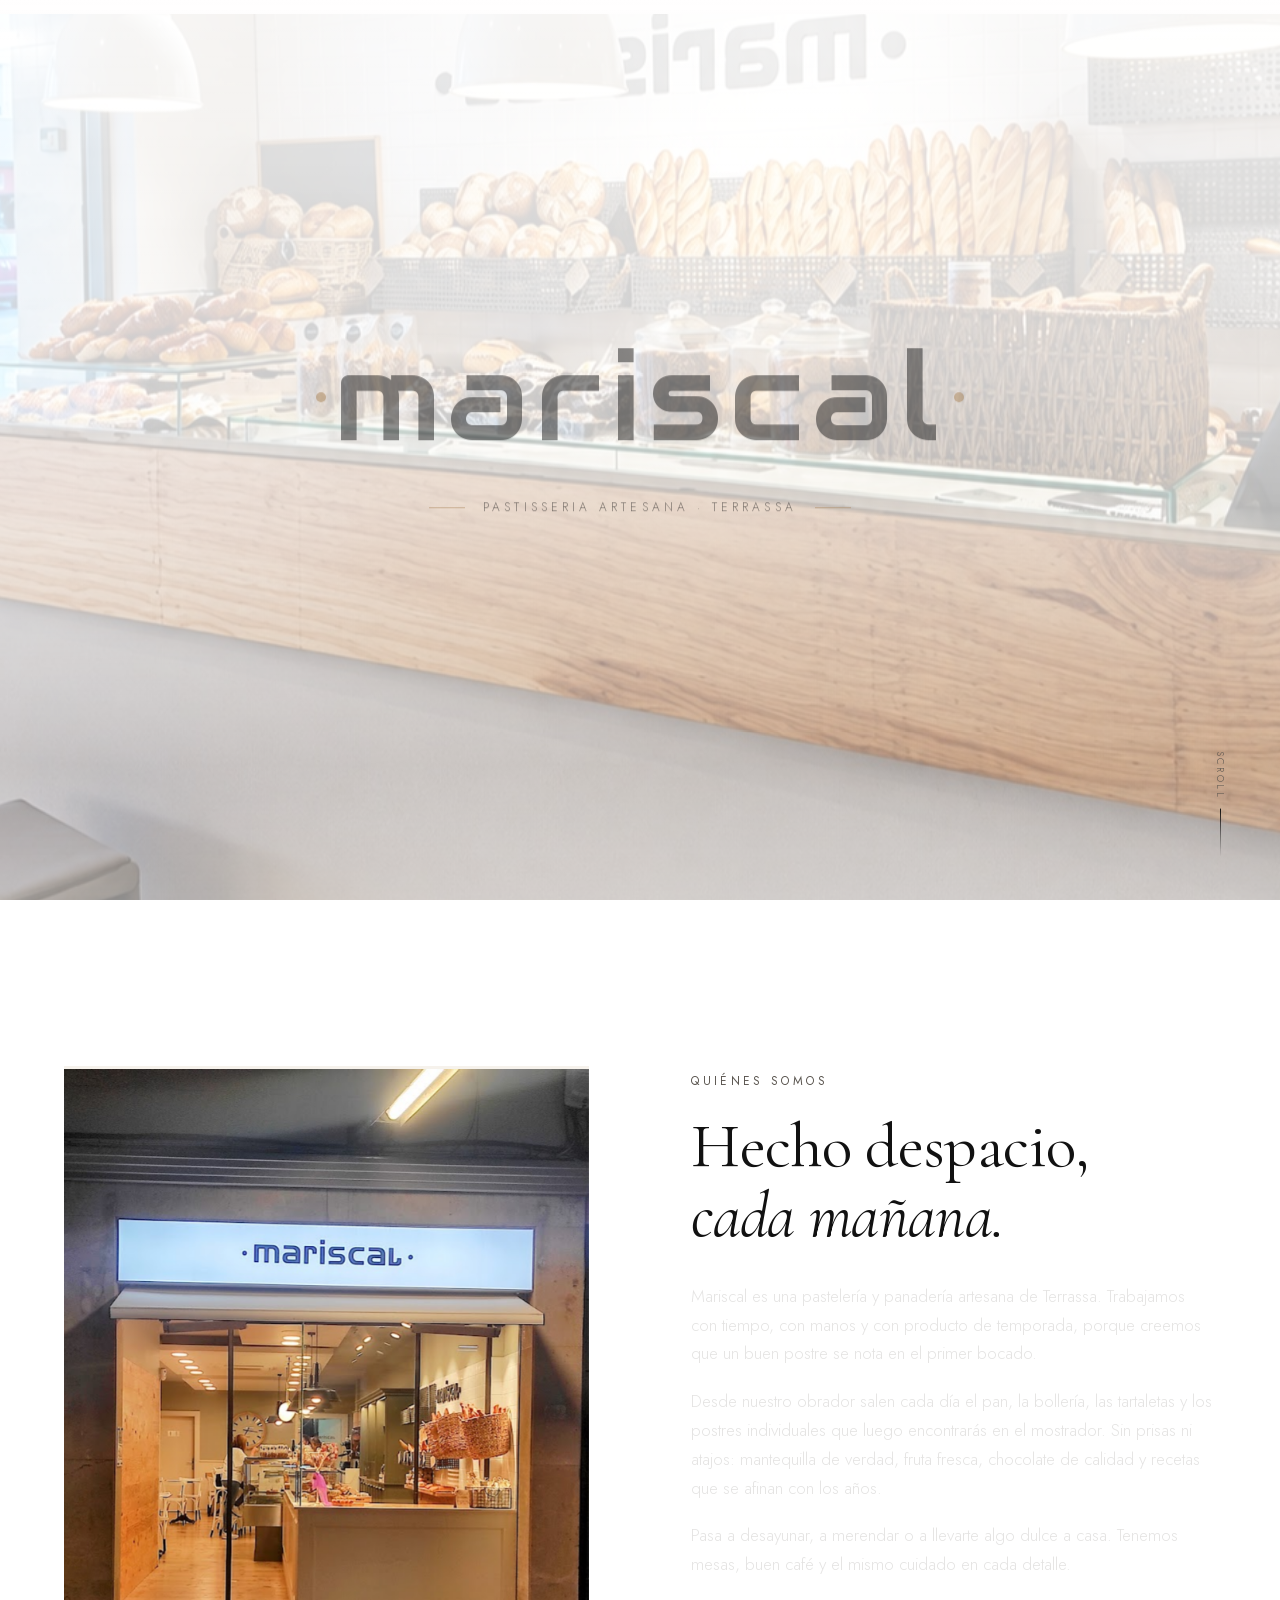
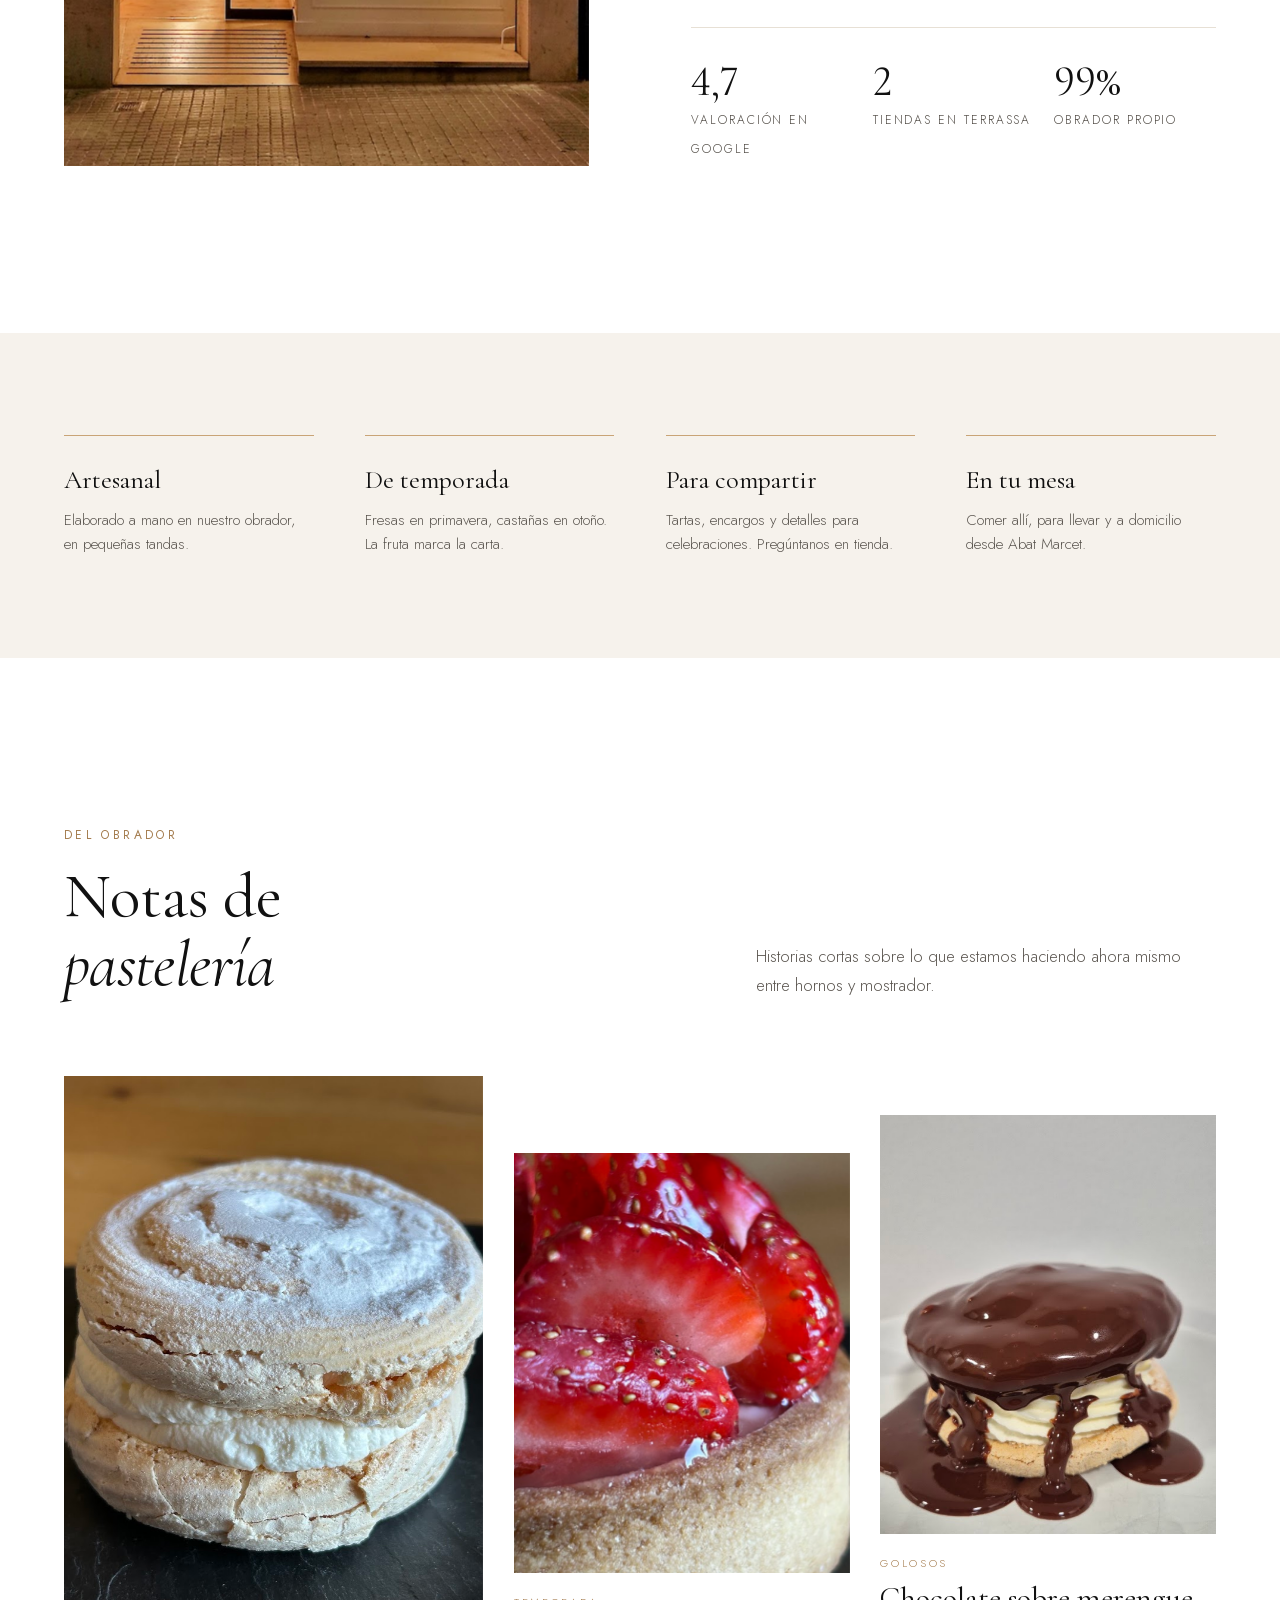
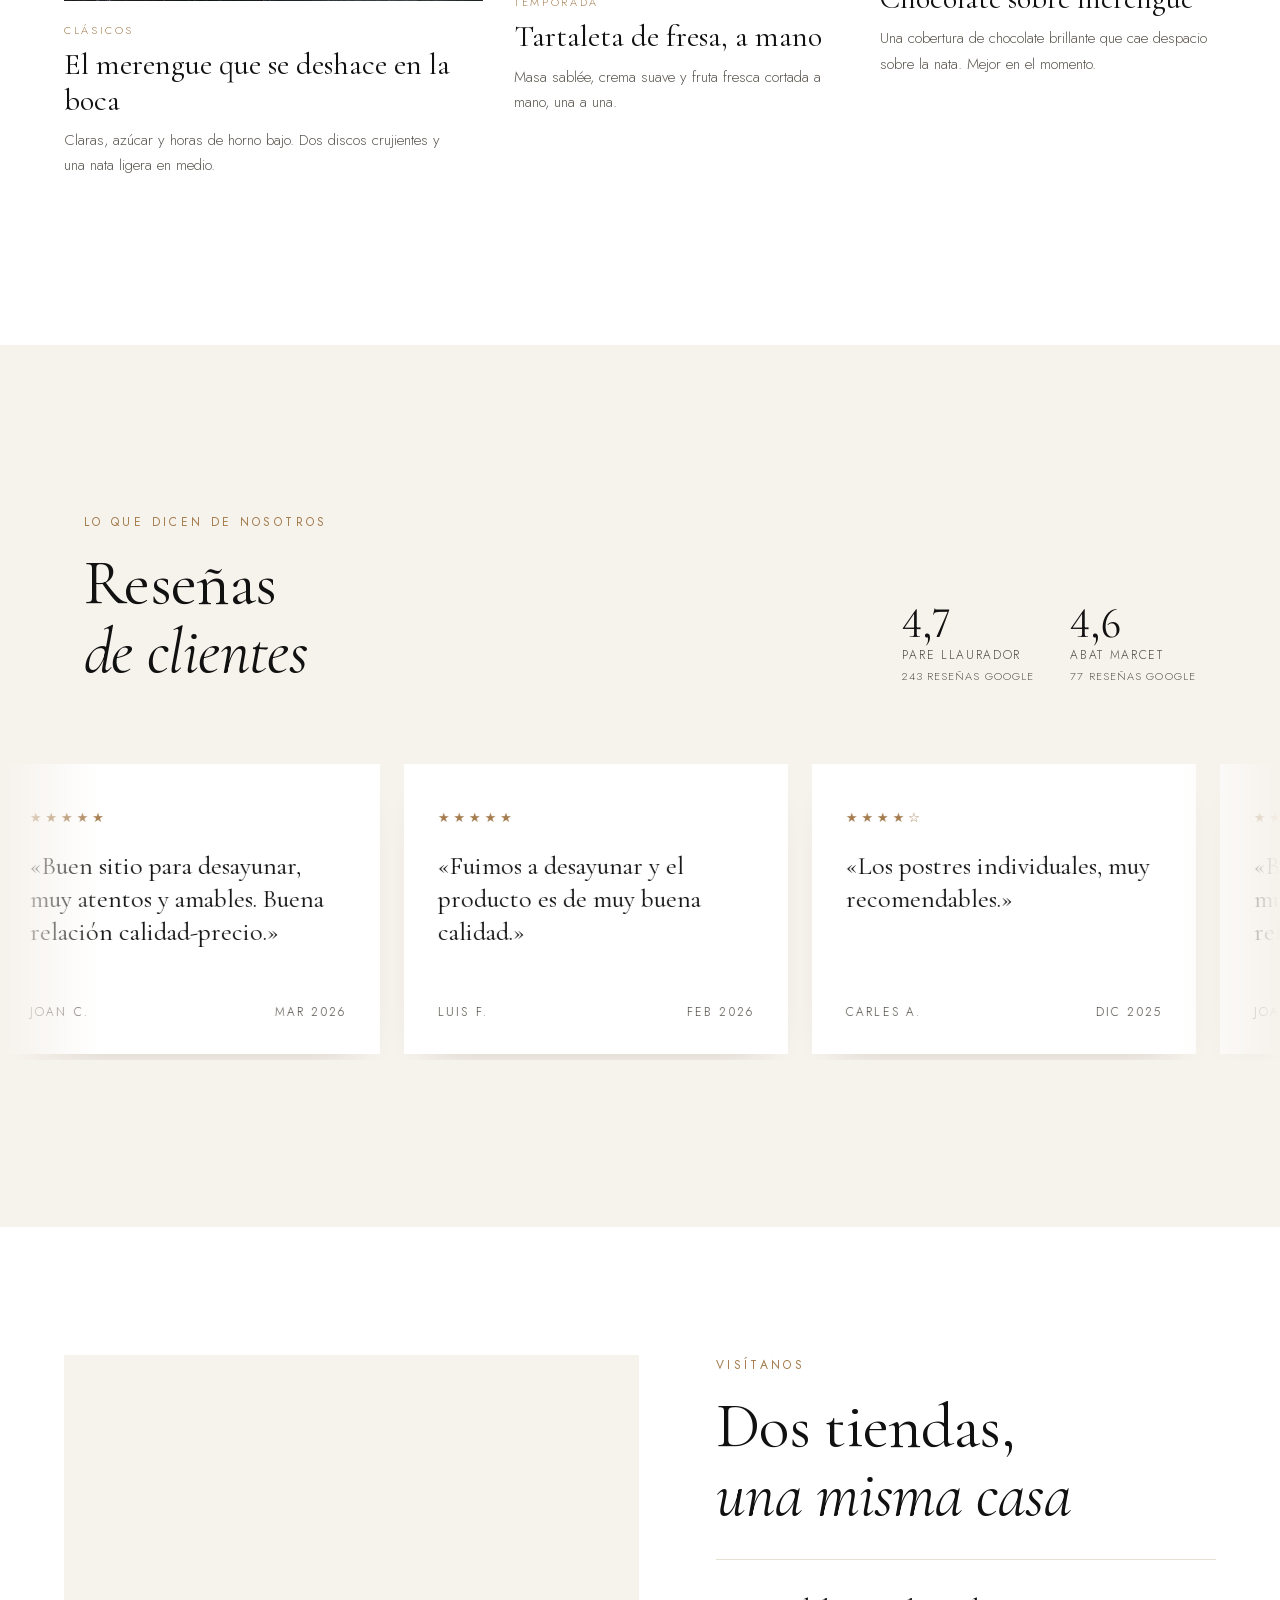
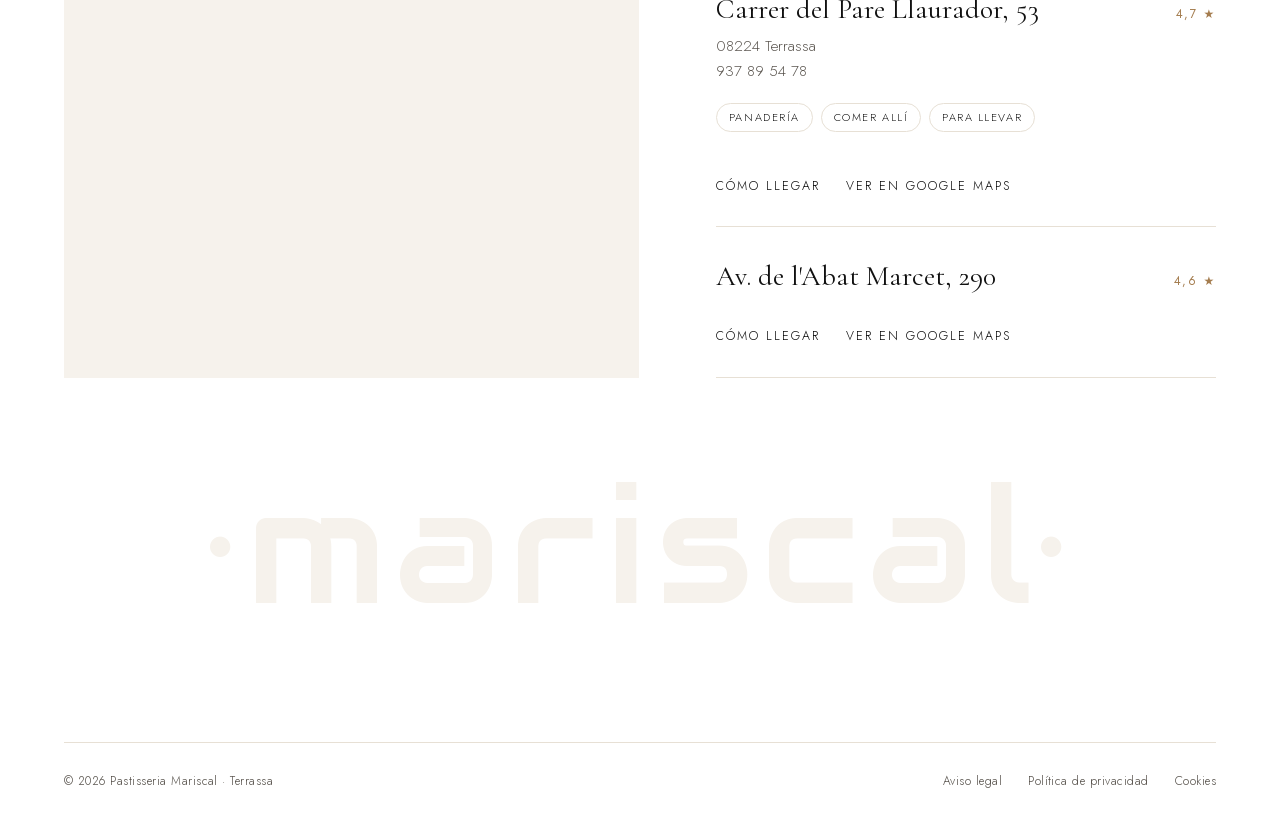
<file: index.html>
<!doctype html>
<html lang="es">
<head>
<meta charset="utf-8">
<meta name="viewport" content="width=device-width,initial-scale=1,viewport-fit=cover">
<title>Mariscal · Pastisseria artesana en Terrassa</title>
<meta name="description" content="Pastisseria Mariscal: pastelería y panadería artesana en Terrassa. Postres individuales, tartaletas, merengues y obrador propio. Dos tiendas, Pare Llaurador y Abat Marcet.">
<meta name="theme-color" content="#ffffff">
<link rel="preload" href="assets/img/hero.jpg" as="image">
<link rel="preload" href="assets/fonts/Jost-normal-400.woff2" as="font" type="font/woff2" crossorigin>
<link rel="stylesheet" href="assets/fonts/fonts.css">
<link rel="stylesheet" href="assets/style.css">
<script type="application/ld+json">
{"@context":"https://schema.org","@type":"Bakery","name":"Pastisseria Mariscal","telephone":"+34937895478","address":{"@type":"PostalAddress","streetAddress":"Carrer del Pare Llaurador, 53","addressLocality":"Terrassa","addressCountry":"ES"},"aggregateRating":{"@type":"AggregateRating","ratingValue":"4.7","reviewCount":"243"},"priceRange":"€"}
</script>
</head>
<body>

<header class="nav hide scrolled" id="top">
  <nav class="pill" aria-label="Principal">
    <a class="mark" href="#top" aria-label="Mariscal, inicio">·mariscal·</a>
    <ul>
      <li><a href="#conocenos">Conócenos</a></li>
      <li><a href="#blog">Obrador</a></li>
      <li><a href="#resenas">Reseñas</a></li>
      <li><a href="#visitanos">Visítanos</a></li>
    </ul>
    <button class="burger" aria-label="Abrir menú" aria-expanded="false" aria-controls="menu"><span></span><span></span><span></span></button>
  </nav>
</header>

<div class="menu" id="menu" aria-hidden="true">
  <ul>
    <li><a href="#conocenos"><small>01</small>Conócenos</a></li>
    <li><a href="#blog"><small>02</small>Obrador</a></li>
    <li><a href="#resenas"><small>03</small>Reseñas</a></li>
    <li><a href="#visitanos"><small>04</small>Visítanos</a></li>
  </ul>
  <p class="menu-foot"><a href="tel:+34937895478">937 89 54 78</a><span>Terrassa</span></p>
</div>

<main>
<!-- HERO -->
<section class="hero" aria-label="Mariscal">
  <div class="hero-bg">
    <img src="assets/img/hero.jpg" width="942" height="1669" alt="Interior de la pastelería Mariscal: mostrador de madera con panes, baguettes y bollería artesana" fetchpriority="high" decoding="async">
  </div>
  <div class="hero-shade" aria-hidden="true"></div>
  <div class="hero-fade" aria-hidden="true"></div>
  <div class="hero-copy">
    <h1 class="wordmark" aria-label="mariscal">
      <span class="dot" aria-hidden="true"></span>
      <span aria-hidden="true" style="display:flex"><span class="l" style="--i:0">m</span><span class="l" style="--i:1">a</span><span class="l" style="--i:2">r</span><span class="l" style="--i:3">i</span><span class="l" style="--i:4">s</span><span class="l" style="--i:5">c</span><span class="l" style="--i:6">a</span><span class="l" style="--i:7">l</span></span>
      <span class="dot" aria-hidden="true"></span>
    </h1>
    <p class="hero-sub"><i></i><span>Pastisseria artesana · Terrassa</span><i></i></p>
  </div>
  <div class="scroll-cue" aria-hidden="true"><span>Scroll</span><i></i></div>
</section>


<!-- ABOUT -->
<section id="conocenos">
  <div class="wrap about">
    <div class="photo img-mask"><img src="assets/img/fachada.jpg" alt="Fachada de la pastelería Mariscal en el Carrer del Pare Llaurador, con el escaparate iluminado" loading="lazy"></div>
    <div>
      <p class="eyebrow rv">Quiénes somos</p>
      <h2 class="rv" style="--d:.1s">Hecho despacio,<br><em>cada mañana.</em></h2>
      <p class="lede scrub rv" style="--d:.2s">Mariscal es una pastelería y panadería artesana de Terrassa. Trabajamos con tiempo, con manos y con producto de temporada, porque creemos que un buen postre se nota en el primer bocado.</p>
      <p class="scrub rv" style="--d:.28s">Desde nuestro obrador salen cada día el pan, la bollería, las tartaletas y los postres individuales que luego encontrarás en el mostrador. Sin prisas ni atajos: mantequilla de verdad, fruta fresca, chocolate de calidad y recetas que se afinan con los años.</p>
      <p class="scrub rv" style="--d:.34s">Pasa a desayunar, a merendar o a llevarte algo dulce a casa. Tenemos mesas, buen café y el mismo cuidado en cada detalle.</p>
      <div class="facts rv" style="--d:.4s">
        <div><b data-count="4.7" data-dec="1">4,7</b><span>Valoración en Google</span></div>
        <div><b data-count="2">2</b><span>Tiendas en Terrassa</span></div>
        <div><b data-count="100" data-suffix="%">100%</b><span>Obrador propio</span></div>
      </div>
    </div>
  </div>
</section>

<!-- VALUES -->
<section class="values" aria-label="Nuestra forma de trabajar">
  <div class="wrap">
    <ul>
      <li class="rv"><h3>Artesanal</h3><p>Elaborado a mano en nuestro obrador, en pequeñas tandas.</p></li>
      <li class="rv" style="--d:.1s"><h3>De temporada</h3><p>Fresas en primavera, castañas en otoño. La fruta marca la carta.</p></li>
      <li class="rv" style="--d:.2s"><h3>Para compartir</h3><p>Tartas, encargos y detalles para celebraciones. Pregúntanos en tienda.</p></li>
      <li class="rv" style="--d:.3s"><h3>En tu mesa</h3><p>Comer allí, para llevar y a domicilio desde Abat Marcet.</p></li>
    </ul>
  </div>
</section>

<!-- BLOG -->
<section id="blog">
  <div class="wrap">
    <div class="blog-head">
      <div>
        <p class="eyebrow rv">Del obrador</p>
        <h2 class="rv" style="--d:.1s">Notas de<br><em>pastelería</em></h2>
      </div>
      <p class="lede rv" style="--d:.2s">Historias cortas sobre lo que estamos haciendo ahora mismo entre hornos y mostrador.</p>
    </div>
    <div class="posts">
      <article class="post rv">
        <div class="img-mask"><img src="assets/img/merengue.jpg" alt="Merengue relleno de nata montada y espolvoreado con azúcar glas, sobre pizarra" loading="lazy"></div>
        <div class="meta"><span>Clásicos</span></div>
        <h3>El merengue que se deshace en la boca</h3>
        <p>Claras, azúcar y horas de horno bajo. Dos discos crujientes y una nata ligera en medio.</p>
      </article>
      <article class="post rv" style="--d:.12s">
        <div class="img-mask"><img src="assets/img/fresa.jpg" alt="Primer plano de una tartaleta de fresas frescas sobre base de masa sablée" loading="lazy"></div>
        <div class="meta"><span>Temporada</span></div>
        <h3>Tartaleta de fresa, a mano</h3>
        <p>Masa sablée, crema suave y fruta fresca cortada a mano, una a una.</p>
      </article>
      <article class="post rv" style="--d:.24s">
        <div class="img-mask"><img src="assets/img/merengue-chocolate.jpg" alt="Merengue con nata cubierto de chocolate caliente que resbala por los lados" loading="lazy"></div>
        <div class="meta"><span>Golosos</span></div>
        <h3>Chocolate sobre merengue</h3>
        <p>Una cobertura de chocolate brillante que cae despacio sobre la nata. Mejor en el momento.</p>
      </article>
    </div>
    <div class="prog" aria-hidden="true"><i></i></div>
  </div>
</section>

<!-- REVIEWS -->
<section class="reviews" id="resenas">
  <div class="head">
    <div>
      <p class="eyebrow rv">Lo que dicen de nosotros</p>
      <h2 class="rv" style="--d:.1s">Reseñas<br><em>de clientes</em></h2>
    </div>
    <div class="score rv" style="--d:.2s">
      <div><b>4,7</b>Pare Llaurador<br><small>243 reseñas Google</small></div>
      <div><b>4,6</b>Abat Marcet<br><small>77 reseñas Google</small></div>
    </div>
  </div>
  <div class="rail" aria-label="Reseñas de clientes">
    <div class="track">
      <article class="card"><div><span class="stars" aria-label="5 de 5">★★★★★</span><q>Buen sitio para desayunar, muy atentos y amables. Buena relación calidad-precio.</q></div><footer><span>Joan C.</span><span>Mar 2026</span></footer></article>
      <article class="card"><div><span class="stars" aria-label="5 de 5">★★★★★</span><q>Fuimos a desayunar y el producto es de muy buena calidad.</q></div><footer><span>Luis F.</span><span>Feb 2026</span></footer></article>
      <article class="card"><div><span class="stars" aria-label="4 de 5">★★★★☆</span><q>Los postres individuales, muy recomendables.</q></div><footer><span>Carles A.</span><span>Dic 2025</span></footer></article>
    </div>
  </div>
</section>
</main>

<!-- FOOTER -->
<footer class="site" id="visitanos">
  <div class="wrap">
    <div class="visit">
      <div class="map rv" role="region" aria-label="Mapa de nuestras tiendas">
        <iframe title="Mapa: Carrer del Pare Llaurador, 53, Terrassa" loading="lazy" referrerpolicy="no-referrer-when-downgrade"
          data-src="https://www.google.com/maps?q=Carrer+del+Pare+Llaurador%2C+53%2C+08224+Terrassa%2C+Barcelona&amp;output=embed"></iframe>
        <iframe title="Mapa: Av. de l'Abat Marcet, 290, Terrassa" loading="lazy" referrerpolicy="no-referrer-when-downgrade"
          data-src="https://www.google.com/maps?q=Av.+de+l%27Abat+Marcet%2C+290%2C+08226+Terrassa%2C+Barcelona&amp;output=embed"></iframe>
      </div>
      <div>
        <p class="eyebrow rv">Visítanos</p>
        <h2 class="rv" style="--d:.1s">Dos tiendas,<br><em>una misma casa</em></h2>
        <ul class="shops rv" style="--d:.2s">
          <li class="shop on">
            <button aria-expanded="true">
              <h3>Carrer del Pare Llaurador, 53 <small>4,7 ★</small></h3>
              <div class="more"><div>
                <address>08224 Terrassa<br><a href="tel:+34937895478">937 89 54 78</a></address>
                <div class="tags"><span>Panadería</span><span>Comer allí</span><span>Para llevar</span></div>
              </div></div>
            </button>
            <div class="links">
              <a class="link" target="_blank" rel="noopener" href="https://www.google.com/maps/dir/?api=1&destination=Pastisseria+Mariscal+Carrer+del+Pare+Llaurador+53+Terrassa">Cómo llegar</a>
              <a class="link" target="_blank" rel="noopener" href="https://www.google.com/maps/search/?api=1&query=Pastisseria+Mariscal+Carrer+del+Pare+Llaurador+53+Terrassa">Ver en Google Maps</a>
            </div>
          </li>
          <li class="shop">
            <button aria-expanded="false">
              <h3>Av. de l'Abat Marcet, 290 <small>4,6 ★</small></h3>
              <div class="more"><div>
                <address>08226 Terrassa<br><a href="tel:+34931877059">931 87 70 59</a></address>
                <div class="tags"><span>Pastelería</span><span>A domicilio</span></div>
              </div></div>
            </button>
            <div class="links">
              <a class="link" target="_blank" rel="noopener" href="https://www.google.com/maps/dir/?api=1&destination=Mariscal+pastisseria+Av.+de+l%27Abat+Marcet+290+Terrassa">Cómo llegar</a>
              <a class="link" target="_blank" rel="noopener" href="https://www.google.com/maps/search/?api=1&query=Mariscal+pastisseria+Av.+de+l%27Abat+Marcet+290+Terrassa">Ver en Google Maps</a>
            </div>
          </li>
        </ul>
      </div>
    </div>

    <div class="big-mark" aria-hidden="true">·mariscal·</div>

    <div class="fine">
      <span>© 2026 Pastisseria Mariscal · Terrassa</span>
      <nav aria-label="Legal">
        <a href="aviso-legal.html">Aviso legal</a>
        <a href="privacidad.html">Política de privacidad</a>
        <a href="cookies.html">Cookies</a>
      </nav>
    </div>
  </div>
</footer>

<script src="assets/main.js" defer></script>
</body>
</html>
</file>
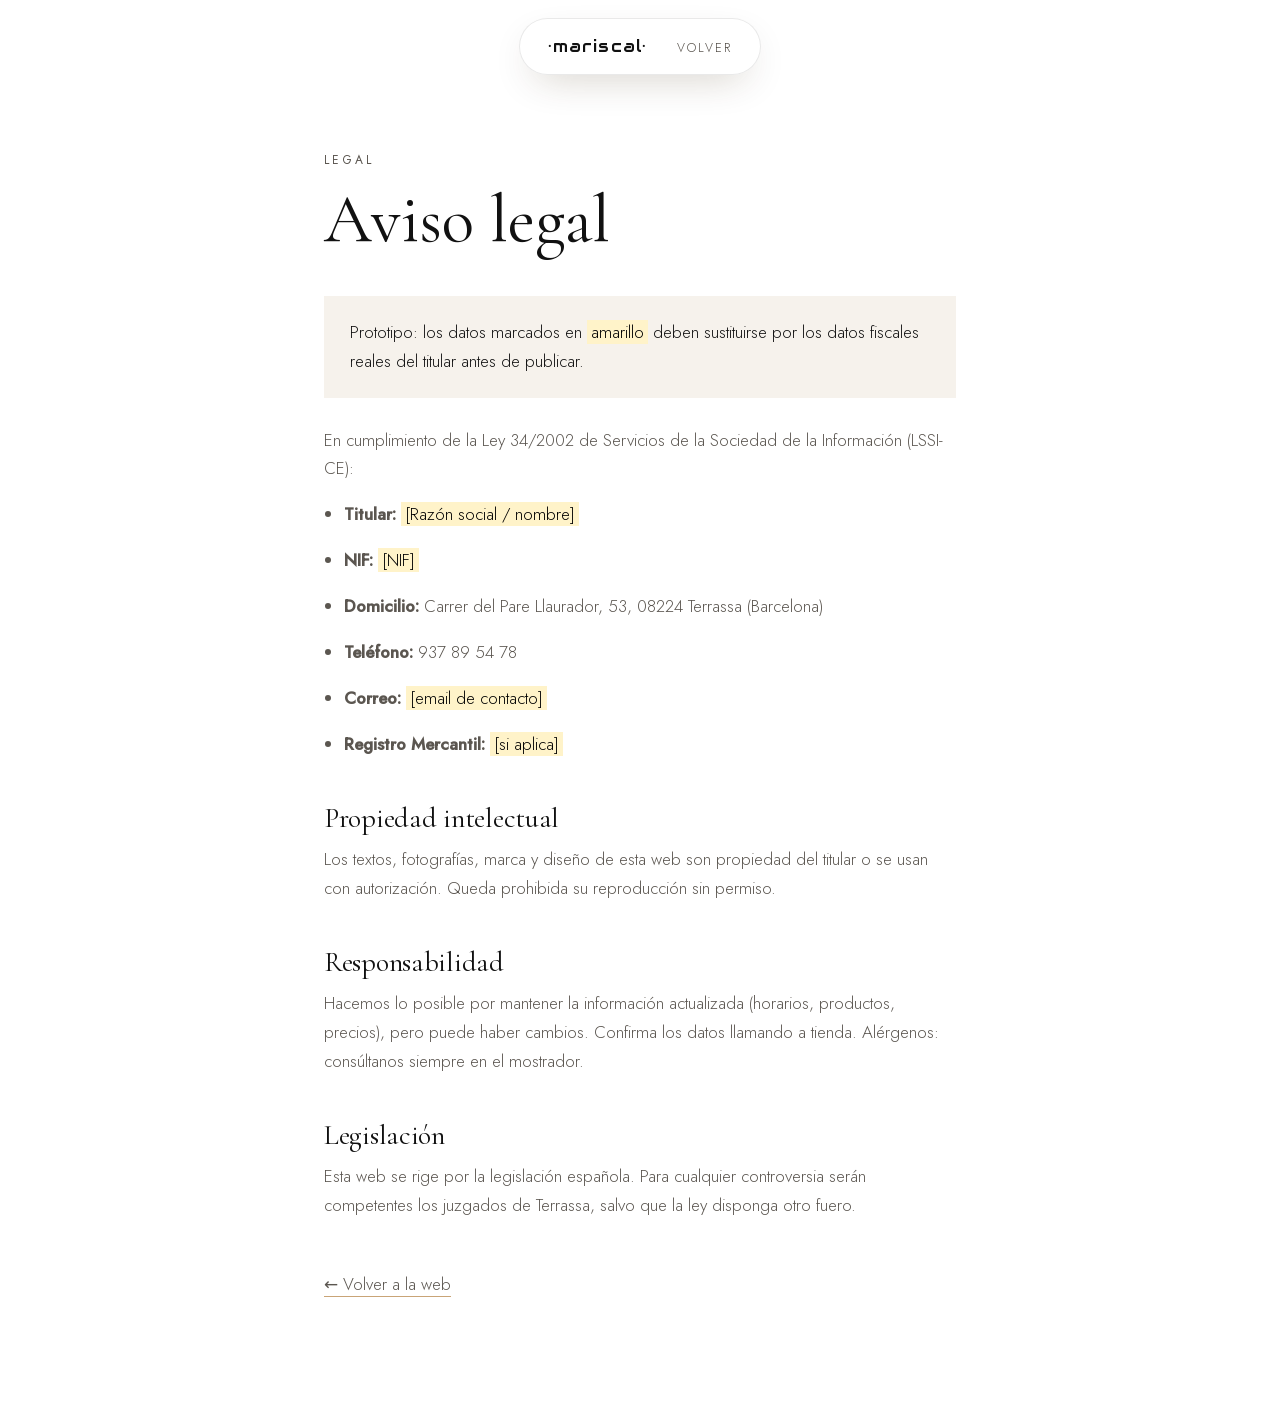
<file: aviso-legal.html>
<!doctype html>
<html lang="es"><head><meta charset="utf-8"><meta name="viewport" content="width=device-width,initial-scale=1">
<title>Aviso legal · Mariscal</title><meta name="robots" content="index,follow">
<link rel="stylesheet" href="assets/fonts/fonts.css"><link rel="stylesheet" href="assets/style.css"></head>
<body><header class="nav scrolled"><nav class="pill"><a class="mark" href="index.html">·mariscal·</a><ul class="keep"><li><a href="index.html">Volver</a></li></ul></nav></header>
<main class="doc"><p class="eyebrow">Legal</p><h1>Aviso legal</h1>
<div class="note">Prototipo: los datos marcados en <mark>amarillo</mark> deben sustituirse por los datos fiscales reales del titular antes de publicar.</div>
<p>En cumplimiento de la Ley 34/2002 de Servicios de la Sociedad de la Información (LSSI-CE):</p>
<ul><li><strong>Titular:</strong> <mark>[Razón social / nombre]</mark></li><li><strong>NIF:</strong> <mark>[NIF]</mark></li>
<li><strong>Domicilio:</strong> Carrer del Pare Llaurador, 53, 08224 Terrassa (Barcelona)</li><li><strong>Teléfono:</strong> 937 89 54 78</li><li><strong>Correo:</strong> <mark>[email de contacto]</mark></li><li><strong>Registro Mercantil:</strong> <mark>[si aplica]</mark></li></ul>
<h2>Propiedad intelectual</h2>
<p>Los textos, fotografías, marca y diseño de esta web son propiedad del titular o se usan con autorización. Queda prohibida su reproducción sin permiso.</p>
<h2>Responsabilidad</h2>
<p>Hacemos lo posible por mantener la información actualizada (horarios, productos, precios), pero puede haber cambios. Confirma los datos llamando a tienda. Alérgenos: consúltanos siempre en el mostrador.</p>
<h2>Legislación</h2>
<p>Esta web se rige por la legislación española. Para cualquier controversia serán competentes los juzgados de Terrassa, salvo que la ley disponga otro fuero.</p><p style="margin-top:50px"><a href="index.html">← Volver a la web</a></p></main></body></html>
</file>
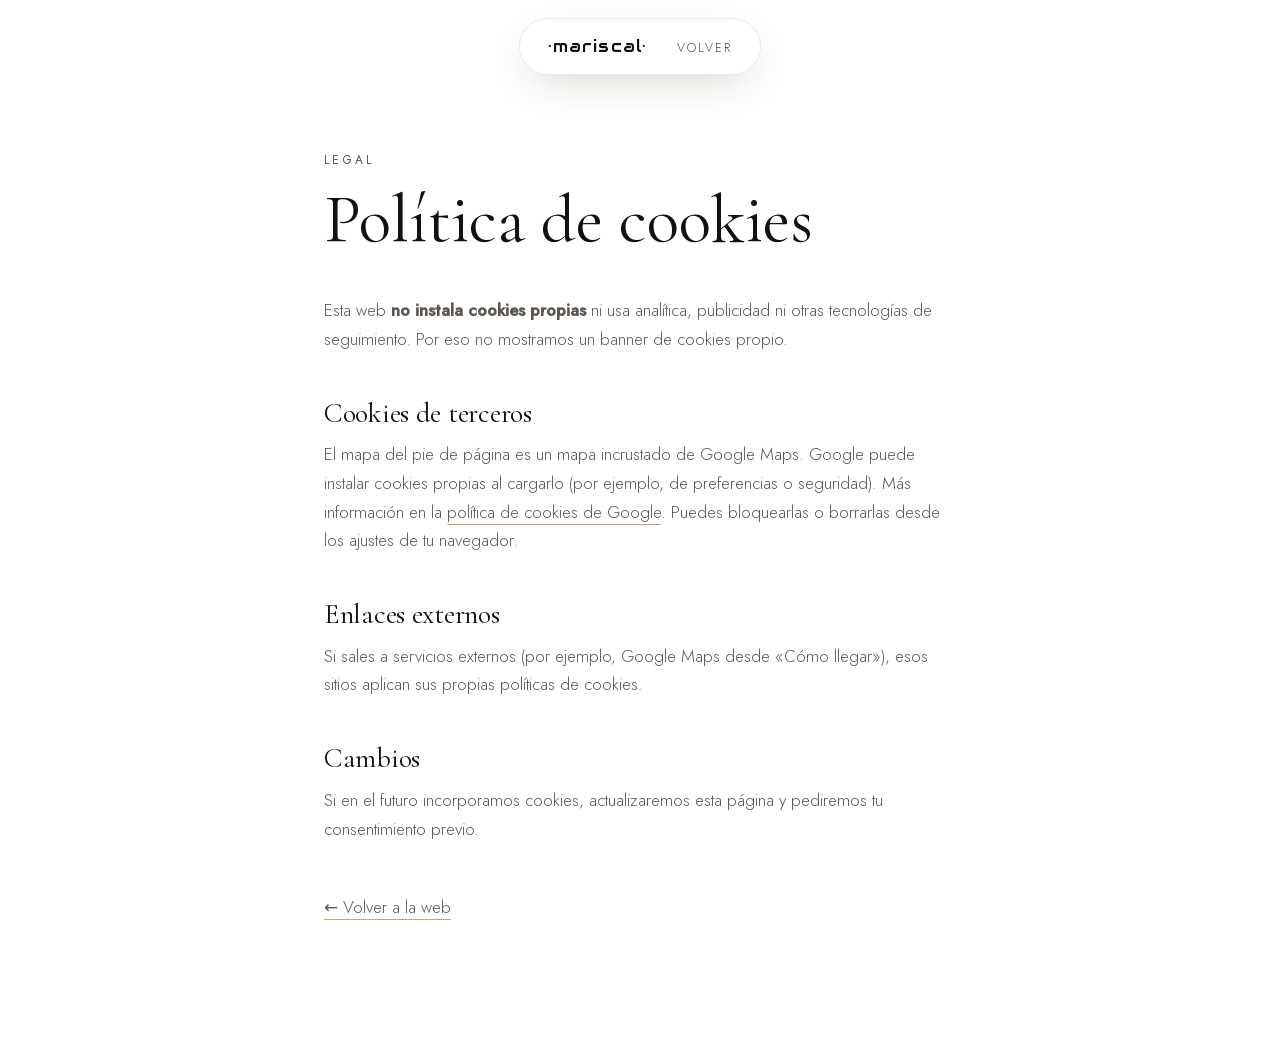
<file: cookies.html>
<!doctype html>
<html lang="es"><head><meta charset="utf-8"><meta name="viewport" content="width=device-width,initial-scale=1">
<title>Política de cookies · Mariscal</title><meta name="robots" content="index,follow">
<link rel="stylesheet" href="assets/fonts/fonts.css"><link rel="stylesheet" href="assets/style.css"></head>
<body><header class="nav scrolled"><nav class="pill"><a class="mark" href="index.html">·mariscal·</a><ul class="keep"><li><a href="index.html">Volver</a></li></ul></nav></header>
<main class="doc"><p class="eyebrow">Legal</p><h1>Política de cookies</h1>
<p>Esta web <strong>no instala cookies propias</strong> ni usa analítica, publicidad ni otras tecnologías de seguimiento. Por eso no mostramos un banner de cookies propio.</p>
<h2>Cookies de terceros</h2>
<p>El mapa del pie de página es un mapa incrustado de Google Maps. Google puede instalar cookies propias al cargarlo (por ejemplo, de preferencias o seguridad). Más información en la <a href="https://policies.google.com/technologies/cookies" target="_blank" rel="noopener">política de cookies de Google</a>. Puedes bloquearlas o borrarlas desde los ajustes de tu navegador.</p>
<h2>Enlaces externos</h2>
<p>Si sales a servicios externos (por ejemplo, Google Maps desde «Cómo llegar»), esos sitios aplican sus propias políticas de cookies.</p>
<h2>Cambios</h2>
<p>Si en el futuro incorporamos cookies, actualizaremos esta página y pediremos tu consentimiento previo.</p><p style="margin-top:50px"><a href="index.html">← Volver a la web</a></p></main></body></html>
</file>
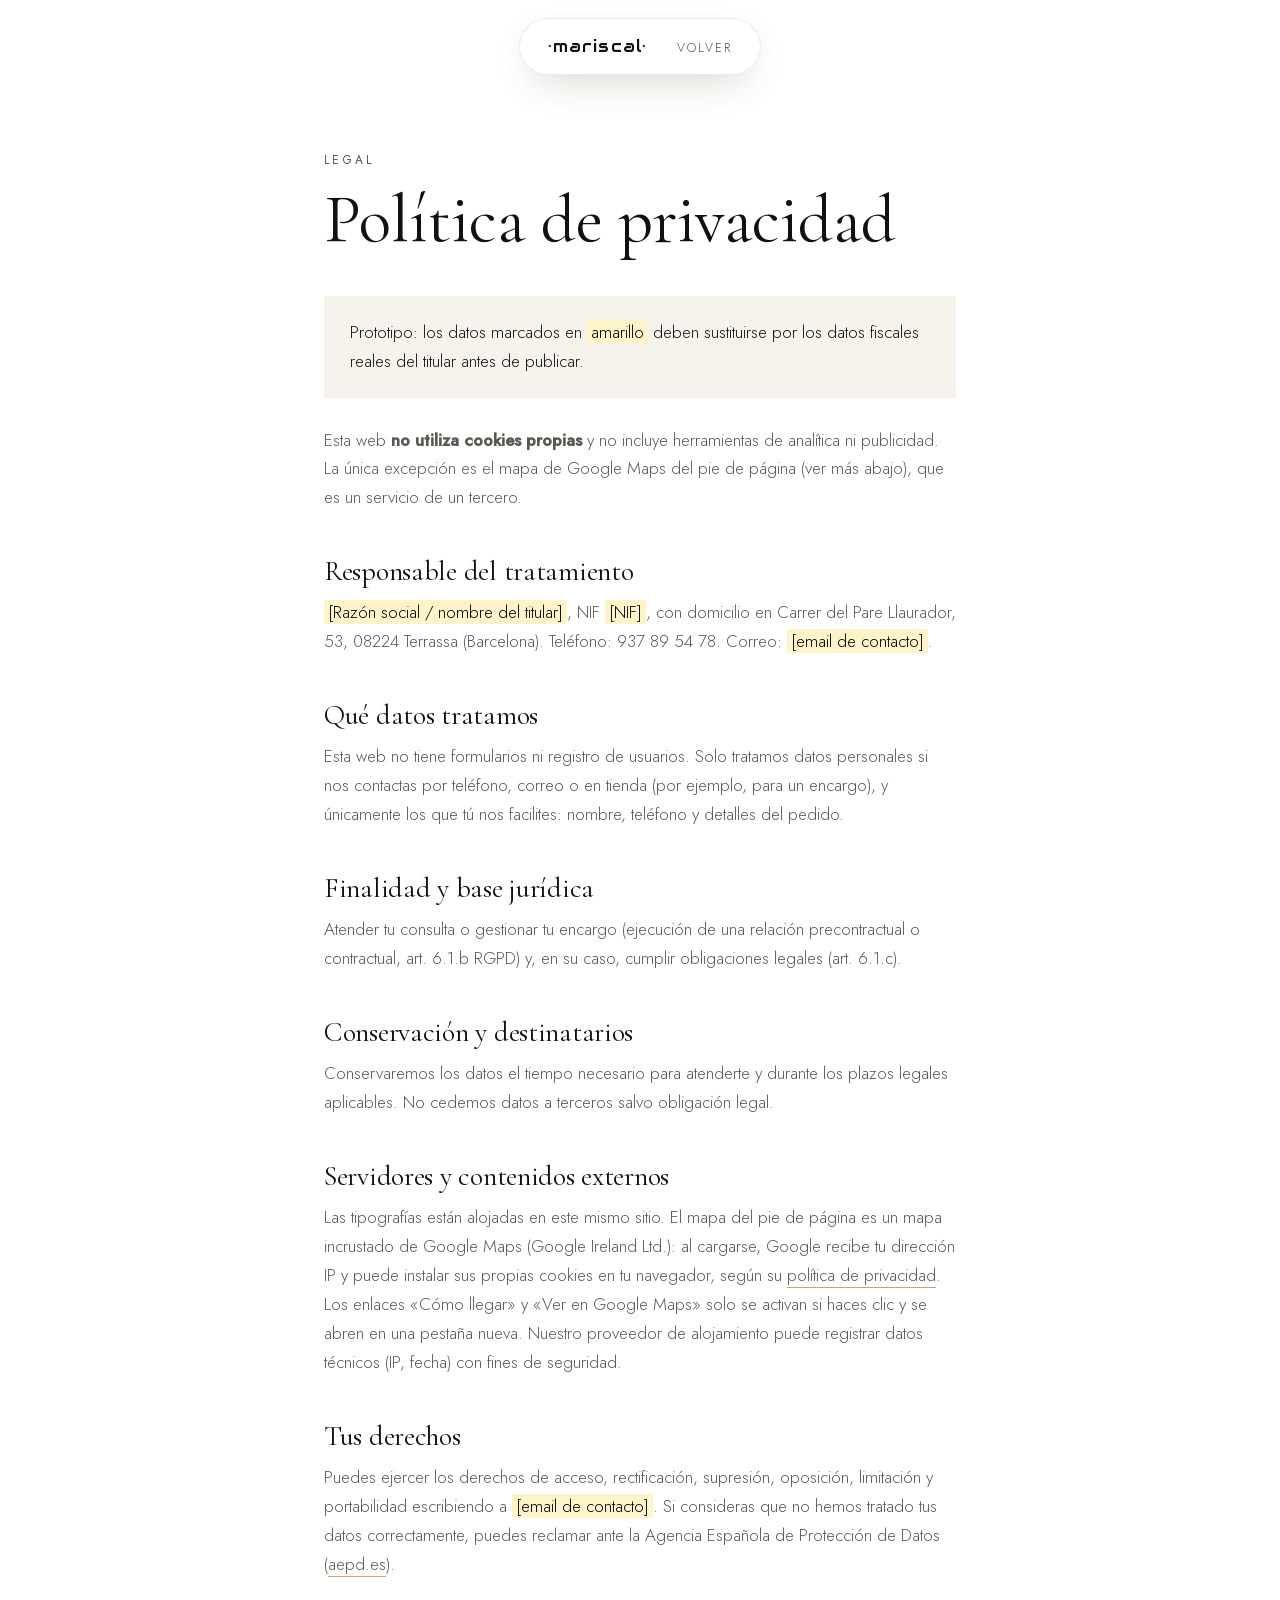
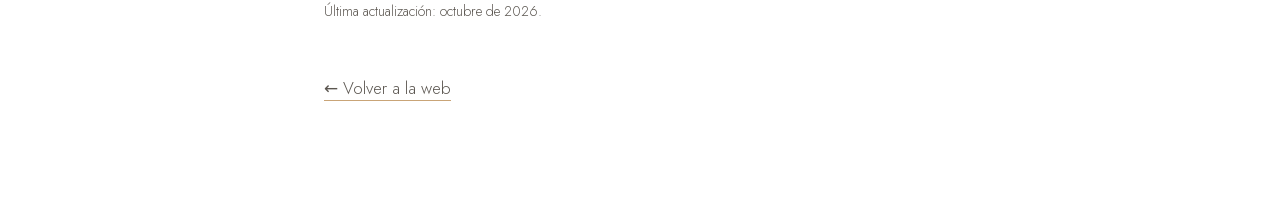
<file: privacidad.html>
<!doctype html>
<html lang="es"><head><meta charset="utf-8"><meta name="viewport" content="width=device-width,initial-scale=1">
<title>Política de privacidad · Mariscal</title><meta name="robots" content="index,follow">
<link rel="stylesheet" href="assets/fonts/fonts.css"><link rel="stylesheet" href="assets/style.css"></head>
<body><header class="nav scrolled"><nav class="pill"><a class="mark" href="index.html">·mariscal·</a><ul class="keep"><li><a href="index.html">Volver</a></li></ul></nav></header>
<main class="doc"><p class="eyebrow">Legal</p><h1>Política de privacidad</h1>
<div class="note">Prototipo: los datos marcados en <mark>amarillo</mark> deben sustituirse por los datos fiscales reales del titular antes de publicar.</div>
<p>Esta web <strong>no utiliza cookies propias</strong> y no incluye herramientas de analítica ni publicidad. La única excepción es el mapa de Google Maps del pie de página (ver más abajo), que es un servicio de un tercero.</p>
<h2>Responsable del tratamiento</h2>
<p><mark>[Razón social / nombre del titular]</mark>, NIF <mark>[NIF]</mark>, con domicilio en Carrer del Pare Llaurador, 53, 08224 Terrassa (Barcelona). Teléfono: 937 89 54 78. Correo: <mark>[email de contacto]</mark>.</p>
<h2>Qué datos tratamos</h2>
<p>Esta web no tiene formularios ni registro de usuarios. Solo tratamos datos personales si nos contactas por teléfono, correo o en tienda (por ejemplo, para un encargo), y únicamente los que tú nos facilites: nombre, teléfono y detalles del pedido.</p>
<h2>Finalidad y base jurídica</h2>
<p>Atender tu consulta o gestionar tu encargo (ejecución de una relación precontractual o contractual, art. 6.1.b RGPD) y, en su caso, cumplir obligaciones legales (art. 6.1.c).</p>
<h2>Conservación y destinatarios</h2>
<p>Conservaremos los datos el tiempo necesario para atenderte y durante los plazos legales aplicables. No cedemos datos a terceros salvo obligación legal.</p>
<h2>Servidores y contenidos externos</h2>
<p>Las tipografías están alojadas en este mismo sitio. El mapa del pie de página es un mapa incrustado de Google Maps (Google Ireland Ltd.): al cargarse, Google recibe tu dirección IP y puede instalar sus propias cookies en tu navegador, según su <a href="https://policies.google.com/privacy" target="_blank" rel="noopener">política de privacidad</a>. Los enlaces «Cómo llegar» y «Ver en Google Maps» solo se activan si haces clic y se abren en una pestaña nueva. Nuestro proveedor de alojamiento puede registrar datos técnicos (IP, fecha) con fines de seguridad.</p>
<h2>Tus derechos</h2>
<p>Puedes ejercer los derechos de acceso, rectificación, supresión, oposición, limitación y portabilidad escribiendo a <mark>[email de contacto]</mark>. Si consideras que no hemos tratado tus datos correctamente, puedes reclamar ante la Agencia Española de Protección de Datos (<a href="https://www.aepd.es" target="_blank" rel="noopener">aepd.es</a>).</p>
<p><small>Última actualización: octubre de 2026.</small></p><p style="margin-top:50px"><a href="index.html">← Volver a la web</a></p></main></body></html>
</file>
<file: assets/fonts/fonts.css>
@font-face{font-family:'Cormorant Garamond';font-style:italic;font-weight:400;font-display:swap;src:url(../fonts/CormorantGaramond-italic-400.woff) format('woff')}
@font-face{font-family:'Cormorant Garamond';font-style:normal;font-weight:400;font-display:swap;src:url(../fonts/CormorantGaramond-normal-400.woff) format('woff')}
@font-face{font-family:'Jost';font-style:normal;font-weight:300;font-display:swap;src:url(../fonts/Jost-normal-300.woff2) format('woff2')}
@font-face{font-family:'Jost';font-style:normal;font-weight:400;font-display:swap;src:url(../fonts/Jost-normal-400.woff2) format('woff2')}
@font-face{font-family:'Jost';font-style:normal;font-weight:500;font-display:swap;src:url(../fonts/Jost-normal-500.woff2) format('woff2')}
@font-face{font-family:'Audiowide';font-style:normal;font-weight:400;font-display:swap;src:url(../fonts/Audiowide-400.woff2) format('woff2')}
</file>
<file: assets/style.css>
:root{
  --ink:#111;
  --ink-soft:#5b5650;
  --paper:#fff;
  --linen:#f6f2ec;
  --wood:#c9a477;
  --wood-deep:#a47c4e;
  --line:#e7e0d5;
  --ease:cubic-bezier(.22,.7,.1,1);
  --sans:'Jost',system-ui,sans-serif;
  --logo:'Audiowide','Jost',sans-serif;
  --serif:'Cormorant Garamond',Georgia,serif;
  --gutter:clamp(20px,5vw,72px);
}
*{box-sizing:border-box;margin:0;padding:0}
html{scroll-behavior:smooth;-webkit-text-size-adjust:100%;-webkit-tap-highlight-color:transparent}
body{font-family:var(--sans);font-weight:300;color:var(--ink);background:var(--paper);line-height:1.7;font-size:17px;-webkit-font-smoothing:antialiased;overflow-x:hidden}
img{display:block;max-width:100%}
a{color:inherit;text-decoration:none}
::selection{background:var(--wood);color:#fff}
:focus-visible{outline:1px solid var(--ink);outline-offset:4px}

/* ---------- type ---------- */
.eyebrow{font-size:12px;letter-spacing:.28em;text-transform:uppercase;color:var(--wood-deep);font-weight:400}
h2{font-family:var(--serif);font-weight:400;font-size:clamp(34px,5vw,64px);line-height:1.08;letter-spacing:-.01em}
h2 em{font-style:italic}
.lede{color:var(--ink-soft);max-width:46ch}
section{padding:clamp(88px,13vw,180px) var(--gutter)}
.wrap{max-width:1240px;margin:0 auto}

/* ---------- nav (floating glass pill) ---------- */
.nav{position:fixed;top:18px;inset-inline:0;z-index:50;display:flex;justify-content:center;padding:0 16px;pointer-events:none;transition:transform .9s var(--ease),opacity .6s var(--ease),visibility 0s}
.nav.hide{transform:translateY(-110%) scale(.94);opacity:0;visibility:hidden;transition:transform .6s var(--ease),opacity .4s var(--ease),visibility 0s linear .6s}
.nav.hide .pill{pointer-events:none}
.pill{pointer-events:auto;display:flex;align-items:center;gap:30px;padding:13px 28px;border-radius:99px;background:rgba(255,255,255,.55);border:1px solid rgba(17,17,17,.09);-webkit-backdrop-filter:blur(22px) saturate(1.4);backdrop-filter:blur(22px) saturate(1.4);box-shadow:0 8px 32px -14px rgba(60,40,10,.22);transition:background .6s var(--ease),box-shadow .6s var(--ease),padding .6s var(--ease)}
.nav.scrolled .pill{background:rgba(255,255,255,.82);box-shadow:0 14px 40px -16px rgba(60,40,10,.3)}
.mark{font-family:var(--logo);font-weight:400;letter-spacing:.06em;font-size:17px;white-space:nowrap}
.pill ul{display:flex;gap:clamp(16px,2vw,28px);list-style:none}
.pill ul a,.link{font-size:12.5px;letter-spacing:.16em;text-transform:uppercase;position:relative;padding-bottom:3px;color:var(--ink-soft);transition:color .4s var(--ease)}
.pill ul a:hover{color:var(--ink)}
.pill ul a::after,.link::after{content:"";position:absolute;left:0;bottom:0;height:1px;width:100%;background:currentColor;transform:scaleX(0);transform-origin:right;transition:transform .5s var(--ease)}
.pill ul a:hover::after,.link:hover::after{transform:scaleX(1);transform-origin:left}
.link{color:var(--ink)}
@media(max-width:720px){
  .pill{width:100%;justify-content:space-between;gap:18px;padding:10px 12px 10px 22px}
  .pill ul:not(.keep){display:none}
  .pill ul.keep{gap:16px}
  .mark{font-size:15px}
  }

/* ---------- hero (full-bleed image, text on top) ---------- */
.hero{--p:0;position:relative;height:100svh;min-height:600px;padding:0;overflow:hidden;isolation:isolate;background:var(--linen)}
.hero-bg{position:absolute;inset:0;z-index:-3;overflow:hidden}
.hero-bg img{position:absolute;left:0;top:0;width:100%;height:100%;object-fit:cover;object-position:50% 66%;transform:translate3d(0,calc(var(--p) * 9%),0) scale(calc(1 + var(--p) * .1));opacity:0;animation:bgIn 2.2s var(--ease) .1s forwards;will-change:transform}
@keyframes bgIn{from{opacity:0;scale:1.12}to{opacity:1;scale:1}}
.hero-shade{position:absolute;inset:0;z-index:-2;pointer-events:none;background:linear-gradient(to bottom,rgba(255,255,255,.86) 0%,rgba(255,255,255,.7) 40%,rgba(255,255,255,.55) 58%,rgba(255,255,255,.12) 85%,rgba(255,255,255,.3) 100%)}
.hero-fade{position:absolute;inset:0;z-index:-1;pointer-events:none;box-shadow:inset 0 0 0 100vmax rgba(255,255,255,calc(var(--p) * .9))}
.hero-copy{position:absolute;inset:0;display:flex;flex-direction:column;justify-content:center;align-items:center;text-align:center;padding:0 var(--gutter);transform:translate3d(0,calc(var(--p) * -60px),0);opacity:calc(1 - var(--p) * 1.4)}
.wordmark{font-family:var(--logo);font-weight:400;font-size:clamp(40px,9.6vw,152px);line-height:1;letter-spacing:.06em;color:var(--ink);display:flex;align-items:center;gap:.06em;white-space:nowrap}
.wordmark .dot{width:.085em;height:.085em;background:var(--wood-deep);border-radius:50%;flex:none;transform:scale(0);animation:pop 1s var(--ease) 1.4s forwards}
.hero-sub{margin-top:clamp(18px,3vw,40px);display:flex;gap:18px;align-items:center;opacity:0;animation:fade 1.4s var(--ease) 1.6s forwards}
.hero-sub span{font-size:12px;letter-spacing:.34em;text-transform:uppercase}
.hero-sub i{width:36px;height:1px;background:var(--wood-deep);display:block}
.wordmark .l{display:inline-block;transform:translateY(60%);opacity:0;filter:blur(8px);animation:rise 1.3s var(--ease) forwards;animation-delay:calc(.45s + var(--i)*.07s)}
.scroll-cue{position:absolute;right:clamp(20px,4vw,56px);bottom:32px;display:flex;flex-direction:column;align-items:center;gap:10px;opacity:0;animation:fade 1s var(--ease) 2.2s forwards;transform:translate3d(0,calc(var(--p) * -30px),0)}
.scroll-cue span{font-size:10px;letter-spacing:.24em;text-transform:uppercase;writing-mode:vertical-rl;color:var(--ink-soft)}
.scroll-cue i{width:1px;height:48px;background:linear-gradient(var(--ink),transparent);transform-origin:top;animation:cue 2.4s var(--ease) 2.6s infinite}
@keyframes up{to{opacity:1;transform:none}}
@keyframes rise{to{transform:none;opacity:1;filter:none}}
@keyframes pop{to{transform:scale(1)}}
@keyframes fade{to{opacity:1}}
@keyframes cue{0%{opacity:0;transform:scaleY(0)}40%{opacity:1;transform:scaleY(1)}100%{opacity:0;transform:scaleY(1) translateY(20px)}}
@media(max-width:720px){
  .hero{min-height:560px}
  .hero-bg img{object-position:50% 100%;transform:translate3d(0,calc(var(--p) * 9%),0) scale(calc(1.9 + var(--p) * .1));transform-origin:50% 100%}
  .wordmark{font-size:10.4vw;gap:.05em}
  .hero-sub span{font-size:10.5px;letter-spacing:.26em}
  .hero-sub i{width:20px}
  .scroll-cue{display:none}
}

/* ---------- reveal ---------- */
.rv{opacity:0;transform:translateY(34px);transition:opacity 1.2s var(--ease),transform 1.2s var(--ease);transition-delay:var(--d,0s)}
.rv.in{opacity:1;transform:none}
.img-mask{overflow:hidden;position:relative}
.img-mask img{display:block;width:100%;height:116%;margin-top:-8%;object-fit:cover;transform:scale(1.18);translate:0 var(--ty,0px);transition:transform 2.2s var(--ease);will-change:transform,translate}
.img-mask::after{content:"";position:absolute;inset:0;background:var(--paper);transform-origin:top;transition:transform 1.4s var(--ease)}
.img-mask.in img{transform:scale(1)}
.img-mask.in::after{transform:scaleY(0)}
.linen .img-mask::after{background:var(--linen)}

/* ---------- about ---------- */
.about{display:grid;grid-template-columns:1fr 1fr;gap:clamp(40px,8vw,130px);align-items:center}
.about .photo{aspect-ratio:3/4;max-height:78vh;background:var(--linen)}
.about .photo img{object-position:center 40%}
.about h2{margin:20px 0 32px}
.about p+p{margin-top:1.1em}
.about .lede{max-width:52ch}
.facts{margin-top:48px;padding-top:32px;border-top:1px solid var(--line);display:grid;grid-template-columns:repeat(3,1fr);gap:20px}
.facts b{display:block;font-family:var(--serif);font-weight:400;font-size:clamp(30px,3.4vw,46px);line-height:1}
.facts span{font-size:12px;letter-spacing:.16em;text-transform:uppercase;color:var(--ink-soft)}
@media(max-width:860px){.about{grid-template-columns:1fr}.about .photo{max-height:60vh}}

/* ---------- values strip ---------- */
.values{background:var(--linen);padding-top:clamp(64px,8vw,110px);padding-bottom:clamp(64px,8vw,110px)}
.values ul{list-style:none;display:grid;grid-template-columns:repeat(4,1fr);gap:clamp(24px,4vw,56px)}
.values li{border-top:1px solid var(--wood);padding-top:22px}
.values h3{font-family:var(--serif);font-weight:400;font-size:26px;margin-bottom:6px}
.values p{font-size:15px;color:var(--ink-soft);line-height:1.6}
@media(max-width:860px){.values ul{grid-template-columns:1fr 1fr}}
@media(max-width:480px){.values ul{grid-template-columns:1fr}}

/* ---------- blog ---------- */
.blog-head{display:flex;justify-content:space-between;align-items:flex-end;gap:30px;flex-wrap:wrap;margin-bottom:clamp(40px,6vw,80px)}
.blog-head h2{margin-top:16px}
.posts{display:grid;grid-template-columns:1.25fr 1fr 1fr;gap:clamp(18px,2.4vw,36px);align-items:start}
.post{display:block}
.post .img-mask{aspect-ratio:4/5;background:var(--linen)}
.post:nth-child(2){margin-top:clamp(30px,6vw,90px)}
.post:nth-child(3){margin-top:clamp(0px,3vw,40px)}
.post img{transition:transform 1.4s var(--ease)}
@media(hover:hover){.post:hover .img-mask.in img{transform:scale(1.045)}}
.meta{margin-top:20px;display:flex;gap:14px;font-size:11px;letter-spacing:.24em;text-transform:uppercase;color:var(--wood-deep)}
.post h3{font-family:var(--serif);font-weight:400;font-size:clamp(24px,2.4vw,32px);line-height:1.15;margin:8px 0 10px}
.post p{font-size:15px;color:var(--ink-soft);max-width:38ch}
@media(max-width:860px){.posts{grid-template-columns:1fr 1fr}.post:first-child{grid-column:1/-1}.post:first-child .img-mask{aspect-ratio:16/11}.post:nth-child(n){margin-top:0}}
@media(max-width:520px){.posts{grid-template-columns:1fr}}

/* ---------- reviews ---------- */
.reviews{background:var(--linen);padding-left:0;padding-right:0;overflow:hidden}
.reviews .head{padding:0 var(--gutter);max-width:1240px;margin:0 auto clamp(40px,6vw,72px);display:flex;justify-content:space-between;align-items:flex-end;gap:24px;flex-wrap:wrap}
.reviews h2{margin-top:16px}
.score{display:flex;gap:36px}
.score div{font-size:12px;letter-spacing:.14em;text-transform:uppercase;color:var(--ink-soft)}
.score b{display:block;font-family:var(--serif);font-weight:400;font-size:44px;color:var(--ink);letter-spacing:0;line-height:1}
.score small{font-size:11px;letter-spacing:.1em}
.rail{touch-action:pan-y;cursor:grab;user-select:none;-webkit-user-select:none;-webkit-mask-image:linear-gradient(90deg,transparent,#000 8%,#000 92%,transparent);mask-image:linear-gradient(90deg,transparent,#000 8%,#000 92%,transparent)}
.track{display:flex;gap:24px;width:max-content;will-change:transform;padding:6px 0}
.card{width:clamp(280px,30vw,400px);background:var(--paper);padding:38px 34px 32px;display:flex;flex-direction:column;justify-content:space-between;min-height:290px;transition:transform .8s var(--ease),box-shadow .8s var(--ease)}
.rail .card{box-shadow:0 18px 40px -30px rgba(60,40,10,.3)}
.card .stars{letter-spacing:.3em;color:var(--wood-deep);font-size:13px}
.card q{font-family:var(--serif);font-size:clamp(22px,2vw,26px);line-height:1.3;quotes:"«" "»";margin:18px 0 26px;display:block}
.card footer{font-size:12px;letter-spacing:.18em;text-transform:uppercase;color:var(--ink-soft);display:flex;justify-content:space-between}
.rail-static{overflow-x:auto}

/* ---------- footer ---------- */
footer.site{background:var(--paper);padding:clamp(80px,10vw,140px) var(--gutter) 36px}
.visit{display:grid;grid-template-columns:1.15fr 1fr;gap:clamp(30px,6vw,100px);align-items:stretch}
.map{position:relative;min-height:440px;background:var(--linen);overflow:hidden}
.map iframe{position:absolute;inset:0;width:100%;height:100%;border:0;filter:grayscale(1) contrast(.95) sepia(.18);transition:opacity .6s var(--ease);opacity:0}
.map iframe.show{opacity:1}
.visit h2{margin:16px 0 30px}
.shops{list-style:none;border-top:1px solid var(--line)}
.shop{border-bottom:1px solid var(--line)}
.shop button{all:unset;cursor:pointer;display:block;width:100%;padding:26px 0;box-sizing:border-box}
.shop h3{font-family:var(--serif);font-weight:400;font-size:28px;display:flex;justify-content:space-between;align-items:baseline;gap:12px;transition:transform .6s var(--ease)}
.shop h3 small{font-family:var(--sans);font-size:12px;letter-spacing:.14em;color:var(--wood-deep)}
@media(hover:hover){.shop:not(.on) button:hover h3{transform:translateX(8px)}}
.shop .more{display:grid;grid-template-rows:0fr;transition:grid-template-rows .7s var(--ease)}
.shop.on .more{grid-template-rows:1fr}
.shop .more>div{overflow:hidden}
.shop address{font-style:normal;color:var(--ink-soft);font-size:15px;padding-bottom:6px}
.tags{display:flex;gap:8px;flex-wrap:wrap;margin:12px 0 18px}
.tags span{font-size:11px;letter-spacing:.14em;text-transform:uppercase;border:1px solid var(--line);padding:4px 12px;border-radius:99px}
.links{display:flex;gap:26px;flex-wrap:wrap;padding-bottom:26px}
.fine{margin-top:clamp(70px,9vw,120px);padding-top:28px;border-top:1px solid var(--line);display:flex;justify-content:space-between;gap:20px;flex-wrap:wrap;font-size:12px;color:var(--ink-soft);letter-spacing:.04em}
.fine nav{display:flex;gap:26px;flex-wrap:wrap}
.fine a{transition:color .3s}.fine a:hover{color:var(--ink)}
.big-mark{margin:clamp(50px,7vw,90px) 0 0;font-family:var(--logo);font-size:clamp(34px,12.5vw,190px);font-weight:400;line-height:1;letter-spacing:.06em;text-align:center;color:var(--linen);white-space:nowrap;user-select:none}
@media(max-width:860px){.visit{grid-template-columns:1fr}.map{min-height:340px}}

/* ---------- legal pages ---------- */
.doc{max-width:760px;margin:0 auto;padding:150px var(--gutter) 100px}
.doc h1{font-family:var(--serif);font-weight:400;font-size:clamp(40px,6vw,68px);line-height:1.05;margin:14px 0 40px}
.doc h2{font-size:28px;margin:44px 0 12px}
.doc p,.doc li{color:var(--ink-soft);margin-bottom:1em}
.doc ul{padding-left:1.2em}
.doc a{border-bottom:1px solid var(--wood)}
.doc .note{background:var(--linen);padding:22px 26px;color:var(--ink);margin:28px 0}
.doc mark{background:#fff3c9;padding:0 4px}

/* ---------- motion preferences ---------- */
@media(prefers-reduced-motion:reduce){
  .hero-bg img{opacity:1;animation:none}
  html{scroll-behavior:auto}
  *,*::before,*::after{animation-duration:.01ms!important;animation-delay:0s!important;transition-duration:.01ms!important}
  .rv,.wordmark .l,.hero-sub,.scroll-cue{opacity:1;transform:none;filter:none}
  .wordmark .dot{transform:none}
  .img-mask::after{display:none}.img-mask img{transform:none}
}

/* ---------- mobile ---------- */
@media(max-width:720px){
  body{font-size:16px}
  .about .photo{aspect-ratio:4/5}
  .facts{gap:12px}
  .facts span{font-size:10.5px;letter-spacing:.1em;display:block;line-height:1.35;margin-top:6px}
  .blog-head{align-items:flex-start}
  .score{gap:24px}
  .score b{font-size:38px}
  .card{width:78vw;min-height:260px;padding:30px 26px 26px}
  .track{gap:16px}
  .map{min-height:300px}
  .shop h3{font-size:24px}
  .links{gap:20px}
  .fine{flex-direction:column;gap:14px;padding-bottom:env(safe-area-inset-bottom)}
  .doc{padding-top:120px}
}
@media(max-width:360px){.facts{grid-template-columns:1fr 1fr 1fr}.wordmark{gap:.04em}}

/* ---------- scroll-scrubbed words ---------- */
.scrub .w{opacity:.16;transition:opacity .35s var(--ease)}
.scrub .w.on{opacity:1}

/* ---------- mobile polish ---------- */
@media(max-width:860px){
  .about .photo{max-height:none;width:100%;aspect-ratio:4/5}
}
@media(max-width:720px){
  section{padding-top:72px;padding-bottom:72px}
  /* hero: crop onto the bread counter, copy sits low on the calm wall */
  .hero-bg img{position:absolute;max-width:none;width:220vw;height:auto;left:-60vw;top:-166vw;object-fit:fill;transform:translate3d(0,calc(var(--p) * 6%),0) scale(calc(1 + var(--p) * .08));transform-origin:50% 0}
  .hero-shade{background:linear-gradient(to bottom,rgba(255,255,255,.62) 0%,rgba(255,255,255,.1) 24%,rgba(255,255,255,0) 40%,rgba(255,255,255,.72) 66%,rgba(255,255,255,.93) 100%)}
  .hero-copy{justify-content:flex-end;padding-bottom:clamp(64px,13svh,120px)}
  .hero-sub{margin-top:16px}
  /* values: compact 2x2 */
  .values{padding-top:56px;padding-bottom:56px}
  .values ul{grid-template-columns:1fr 1fr;gap:28px 20px}
  .values li{padding-top:16px}
  .values h3{font-size:22px}
  .values p{font-size:13.5px;line-height:1.5}
  /* blog: swipeable snap carousel */
  .blog-head{margin-bottom:32px}
  .posts{display:flex;gap:14px;overflow-x:auto;scroll-snap-type:x mandatory;margin:0 calc(var(--gutter) * -1);padding:0 var(--gutter) 6px;scroll-padding:0 var(--gutter);scrollbar-width:none;-webkit-overflow-scrolling:touch;overscroll-behavior-x:contain}
  .posts::-webkit-scrollbar{display:none}
  .post{flex:0 0 74%;scroll-snap-align:start;margin:0!important;transition:opacity .6s var(--ease),transform .6s var(--ease)}
  .post:first-child{grid-column:auto}
  .post .img-mask,.post:first-child .img-mask{aspect-ratio:4/5}
  .post h3{font-size:24px}
  .post p{font-size:14px}
  .prog{display:block}
  /* shops */
  .shop button:hover h3,.shop.on h3{transform:none}
  .shop h3{font-size:22px}
  .shop h3 small{white-space:nowrap}
  .fine nav{gap:18px}
}
.prog{display:none;height:1px;background:var(--line);margin-top:26px;position:relative;overflow:hidden}
.prog i{position:absolute;inset:0;background:var(--ink);transform-origin:left;transform:scaleX(var(--w,.33)) translateX(calc(var(--x,0) * (1 / var(--w,.33) - 1) * 100%))}

/* ---------- details ---------- */
.facts b,.score b{font-variant-numeric:lining-nums;font-feature-settings:"lnum" 1}
.about p{color:var(--ink-soft)}
@media(max-width:720px){
  .shop button{padding:20px 0 14px}
  .links{padding-bottom:20px}
  .tags{margin:10px 0 14px}
}

/* ---------- burger + full-screen menu ---------- */
.burger{display:none;flex-direction:column;justify-content:center;gap:6px;width:44px;height:44px;padding:0 12px;border:0;background:transparent;cursor:pointer;border-radius:50%;-webkit-tap-highlight-color:transparent}
.burger span{display:block;height:1px;width:100%;background:var(--ink);transform-origin:center;transition:transform .7s var(--ease),opacity .4s var(--ease)}
.menu-open .burger span:nth-child(1){transform:translateY(7px) rotate(45deg)}
.menu-open .burger span:nth-child(2){opacity:0;transform:scaleX(.2)}
.menu-open .burger span:nth-child(3){transform:translateY(-7px) rotate(-45deg)}
.menu{position:fixed;inset:0;z-index:45;display:flex;flex-direction:column;justify-content:center;padding:96px var(--gutter) 40px;background:rgba(255,255,255,.94);-webkit-backdrop-filter:blur(26px);backdrop-filter:blur(26px);opacity:0;visibility:hidden;transition:opacity .6s var(--ease),visibility 0s linear .6s}
.menu-open .menu{opacity:1;visibility:visible;transition:opacity .6s var(--ease),visibility 0s}
.menu ul{list-style:none}
.menu li{overflow:hidden;border-bottom:1px solid var(--line)}
.menu li a{display:flex;align-items:baseline;gap:18px;font-family:var(--serif);font-size:clamp(40px,12vw,64px);line-height:1.1;padding:16px 0;transform:translateY(110%);transition:transform .9s var(--ease)}
.menu li a small{font-family:var(--sans);font-size:11px;letter-spacing:.2em;color:var(--wood-deep)}
.menu-open .menu li a{transform:none}
.menu-open .menu li:nth-child(1) a{transition-delay:.12s}
.menu-open .menu li:nth-child(2) a{transition-delay:.18s}
.menu-open .menu li:nth-child(3) a{transition-delay:.24s}
.menu-open .menu li:nth-child(4) a{transition-delay:.30s}
.menu-foot{margin-top:32px;display:flex;justify-content:space-between;font-size:13px;letter-spacing:.14em;text-transform:uppercase;color:var(--ink-soft);opacity:0;transform:translateY(12px);transition:opacity .8s var(--ease) .4s,transform .8s var(--ease) .4s}
.menu-open .menu-foot{opacity:1;transform:none}
.menu-open{overflow:hidden}
.menu-open .nav{transform:none!important;opacity:1!important;visibility:visible!important}
.menu-open .pill{background:rgba(255,255,255,.9)}
@media(max-width:720px){.burger{display:flex}}
@media(min-width:721px){.menu{display:none}}
@media(prefers-reduced-motion:reduce){.menu li a{transform:none}.menu-foot{opacity:1;transform:none}}
</file>
